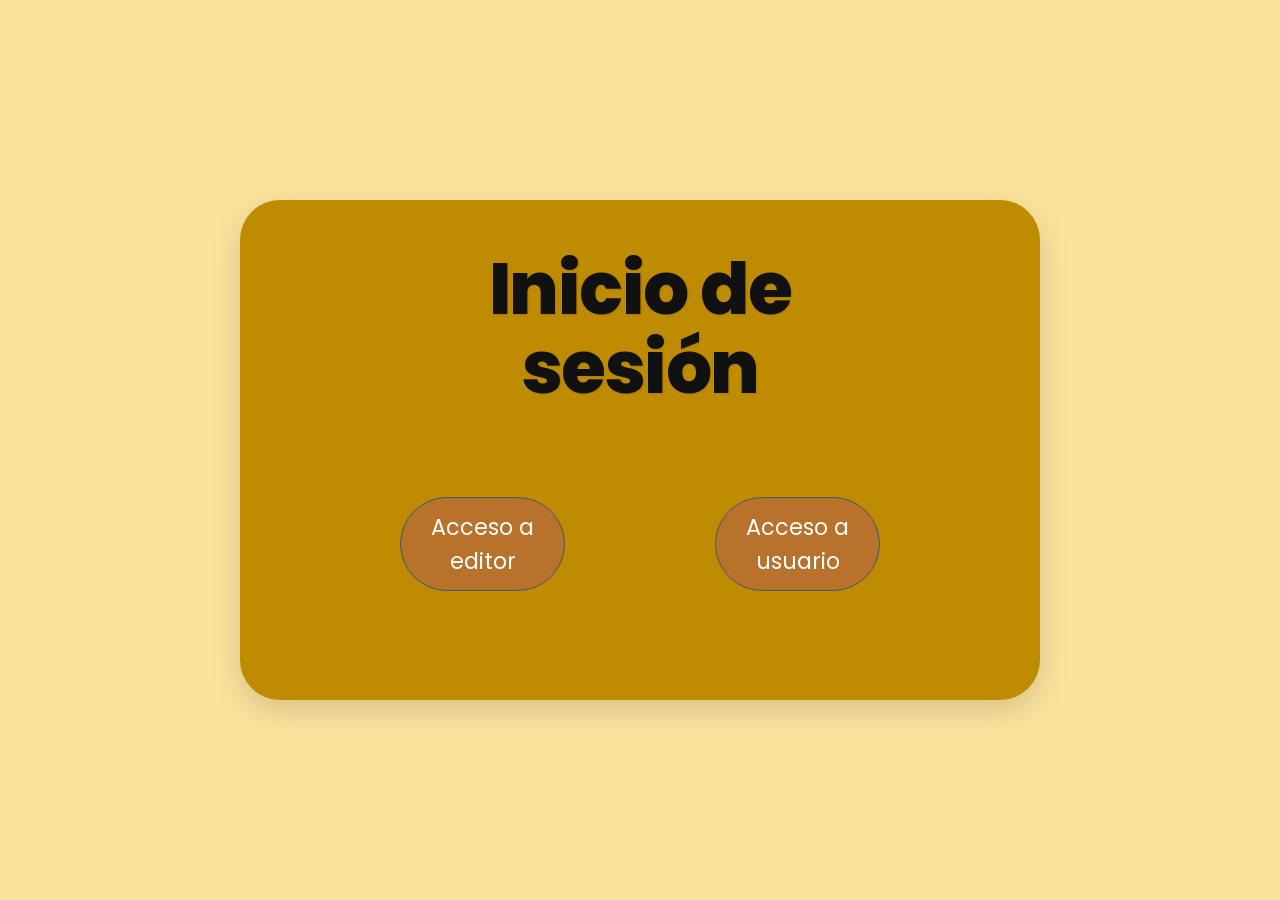
<file: index.html>
<!DOCTYPE html>
<html lang="es">
<head>
    <meta charset="UTF-8">
    <meta name="viewport" content="width=device-width, initial-scale=1.0">
    <title>Inicio de Sesión</title>
    
    <!-- Fuente Poppins -->
    <link rel="preconnect" href="https://fonts.googleapis.com">
    <link rel="preconnect" href="https://fonts.gstatic.com" crossorigin>
    <link href="https://fonts.googleapis.com/css2?family=Poppins:wght@400;600;800&display=swap" rel="stylesheet">
    
    <!-- Enlace a tu archivo CSS -->
    <link rel="stylesheet" href="cafe.css">
</head>
<body class="pagina-login">

    <!-- Tarjeta mostaza -->
    <div class="tarjeta-login">
        <!-- Título -->
        <h1 class="titulo">Inicio de<br>sesión</h1>
        
        <!-- Contenedor de los dos botones -->
        <div class="contenedor-botones">
            <a href="editor.html" class="boton-acceso">Acceso a<br>editor</a>
            <a href="mata-cafe-JIRL.html" class="boton-acceso">Acceso a<br>usuario</a>
        </div>
    </div>

</body>
</html>
</file>
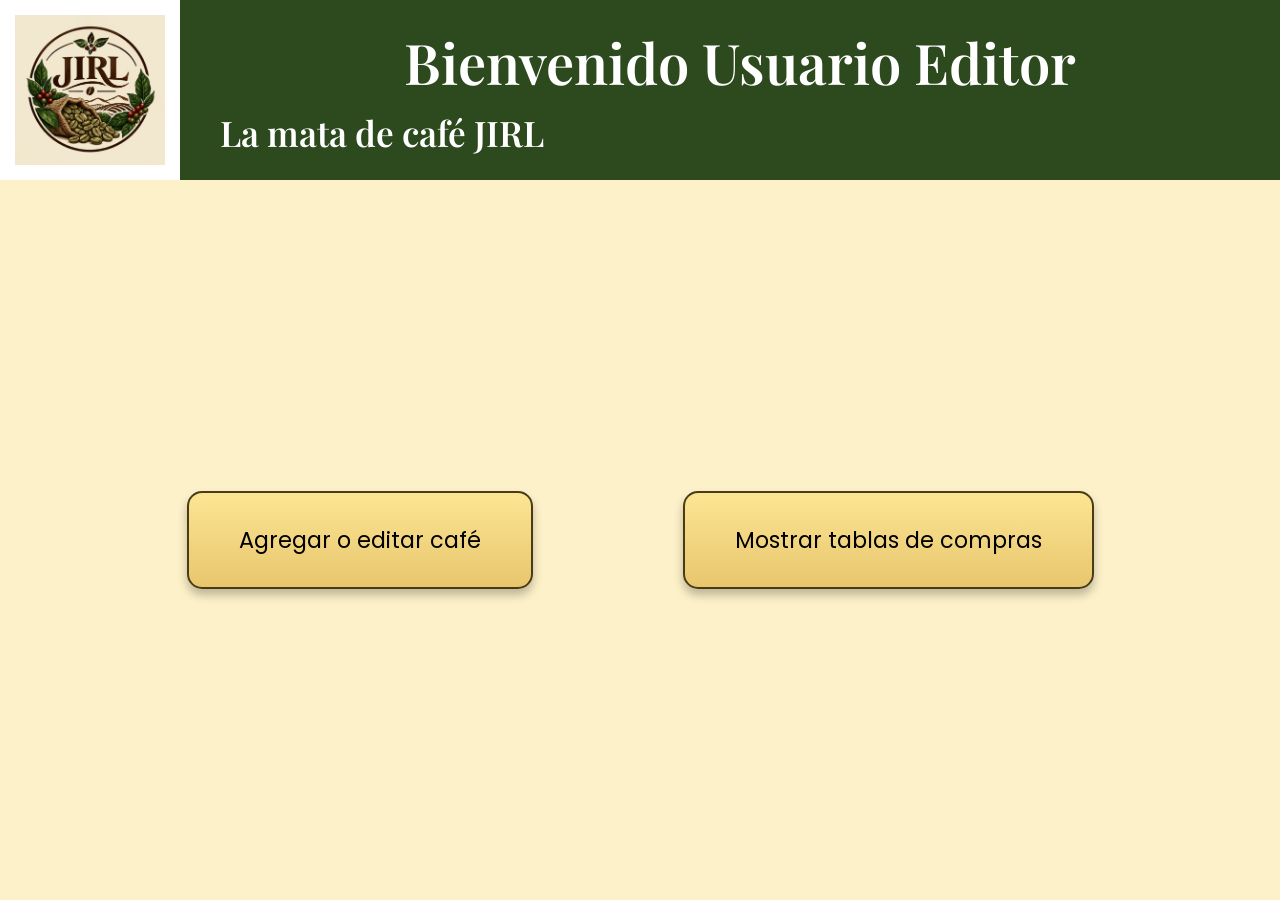
<file: Editor-decicion.html>
<!DOCTYPE html>
<html lang="es">
<head>
    <meta charset="UTF-8">
    <meta name="viewport" content="width=device-width, initial-scale=1.0">
    <title>Panel de Editor - JIRL</title>
    
    <!-- Fuentes (Poppins para botones, Playfair Display para el encabezado) -->
    <link rel="preconnect" href="https://fonts.googleapis.com">
    <link rel="preconnect" href="https://fonts.gstatic.com" crossorigin>
    <link href="https://fonts.googleapis.com/css2?family=Playfair+Display:wght@600&family=Poppins:wght@400;600&display=swap" rel="stylesheet">
    
    <!-- Enlace a tu CSS -->
    <link rel="stylesheet" href="cafe.css">
</head>
<!-- Nueva clase para el body -->
<body class="pagina-editor">

    <!-- Cabecera Verde -->
    <header class="header-editor">
        <!-- Logo a la izquierda -->
        <div class="logo-editor-contenedor">
            <!-- Cambia el src por el nombre real de tu logo -->
            <img src="logo-cafe.jpeg" alt="Logo JIRL" class="logo-editor">
        </div>

        <!-- Textos de la cabecera -->
        <div class="textos-editor">
            <h1>Bienvenido Usuario Editor</h1>
            <h2>La mata de café JIRL</h2>
        </div>
    </header>

    <!-- Contenedor de los Botones -->
    <main class="contenedor-botones-editor">
        
        <a href="editar-cafe.html" class="boton-editor">Agregar o editar café</a>
        <a href="tablas-compras.html" class="boton-editor">Mostrar tablas de compras</a>
        
    </main>

</body>
</html>
</file>
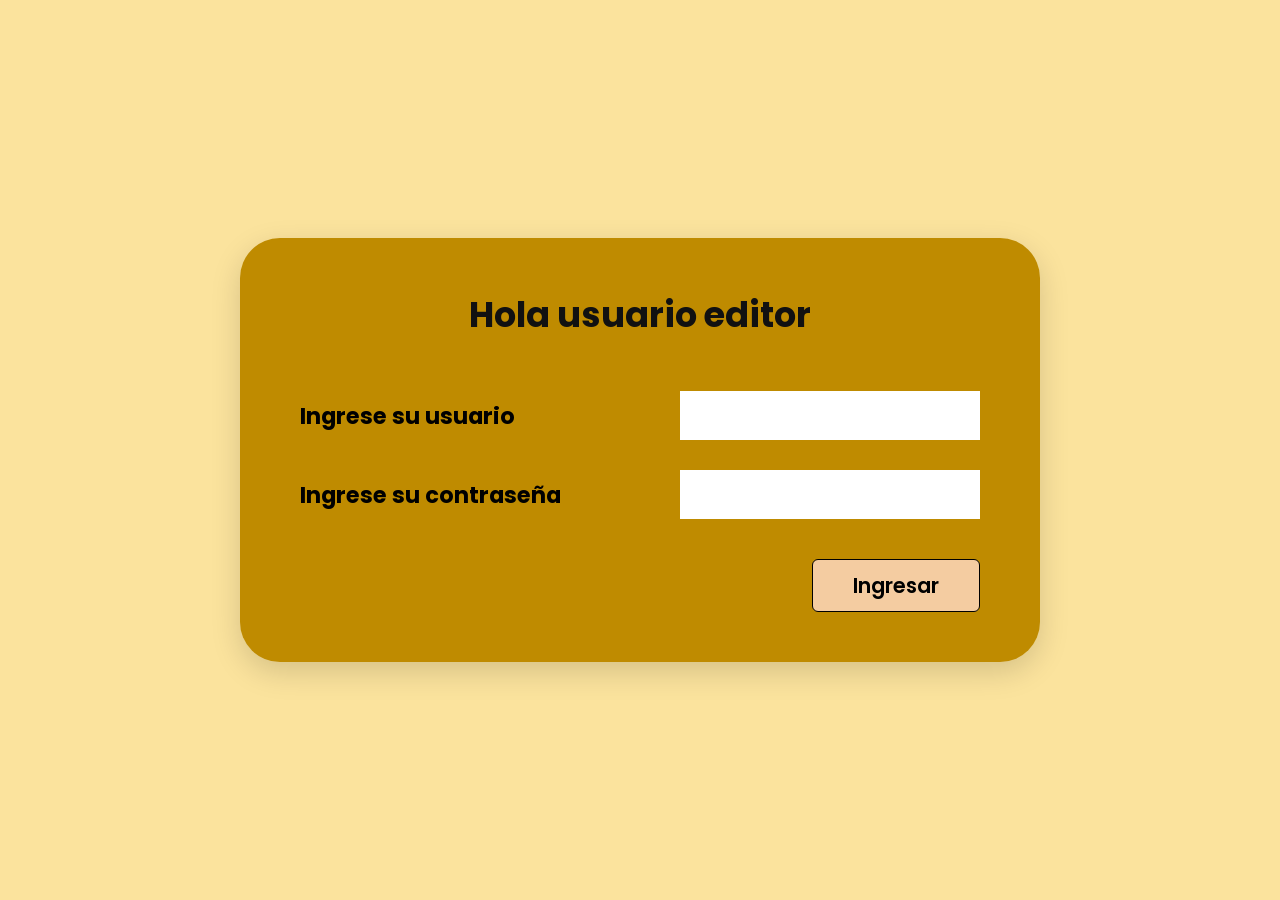
<file: editor.html>
<!DOCTYPE html>
<html lang="es">
<head>
    <meta charset="UTF-8">
    <meta name="viewport" content="width=device-width, initial-scale=1.0">
    <title>Inicio de Sesión - Editor</title>
    
    <link rel="preconnect" href="https://fonts.googleapis.com">
    <link rel="preconnect" href="https://fonts.gstatic.com" crossorigin>
    <link href="https://fonts.googleapis.com/css2?family=Poppins:wght@400;600;700&display=swap" rel="stylesheet">
    
    <link rel="stylesheet" href="cafe.css">
</head>
<body class="pagina-login">

    <div class="tarjeta-login tarjeta-editor">
        
        <h2 class="titulo-editor">Hola usuario editor</h2>
        
        <!-- Le pusimos id="formulario-login" para identificarlo -->
        <form class="formulario-editor" id="formulario-login">
            
            <div class="campo-fila">
                <label for="usuario">Ingrese su usuario</label>
                <!-- id="usuario" -->
                <input type="text" id="usuario" name="usuario" required>
            </div>
            
            <div class="campo-fila">
                <label for="contrasena">Ingrese su contraseña</label>
                <!-- id="contrasena" -->
                <input type="password" id="contrasena" name="contrasena" required>
            </div>
            
            <div class="contenedor-boton-ingresar">
                <!-- CORREGIDO: type="submit" -->
                <button type="submit" class="boton-ingresar">Ingresar</button>
            </div>
            
        </form>
    </div>

    <!-- AQUÍ ESTÁ LA MAGIA: Script para validar el usuario -->
    <script>
        document.getElementById('formulario-login').addEventListener('submit', function(evento) {
            // Esto evita que la página se recargue al presionar el botón
            evento.preventDefault(); 

            // Capturamos lo que el usuario escribió
            const user = document.getElementById('usuario').value;
            const pass = document.getElementById('contrasena').value;

            // Validamos las credenciales (puedes cambiarlas aquí)
            if (user === 'editor' && pass === '1234') {
                // CORREGIDO: Ahora manda a la página del panel del editor
                window.location.href = 'Editor-decicion.html'; 
            } else {
                // Si es incorrecto, mostramos una alerta
                alert('Usuario o contraseña incorrectos. ');
            }
        });
    </script>

</body>
</html>
</file>
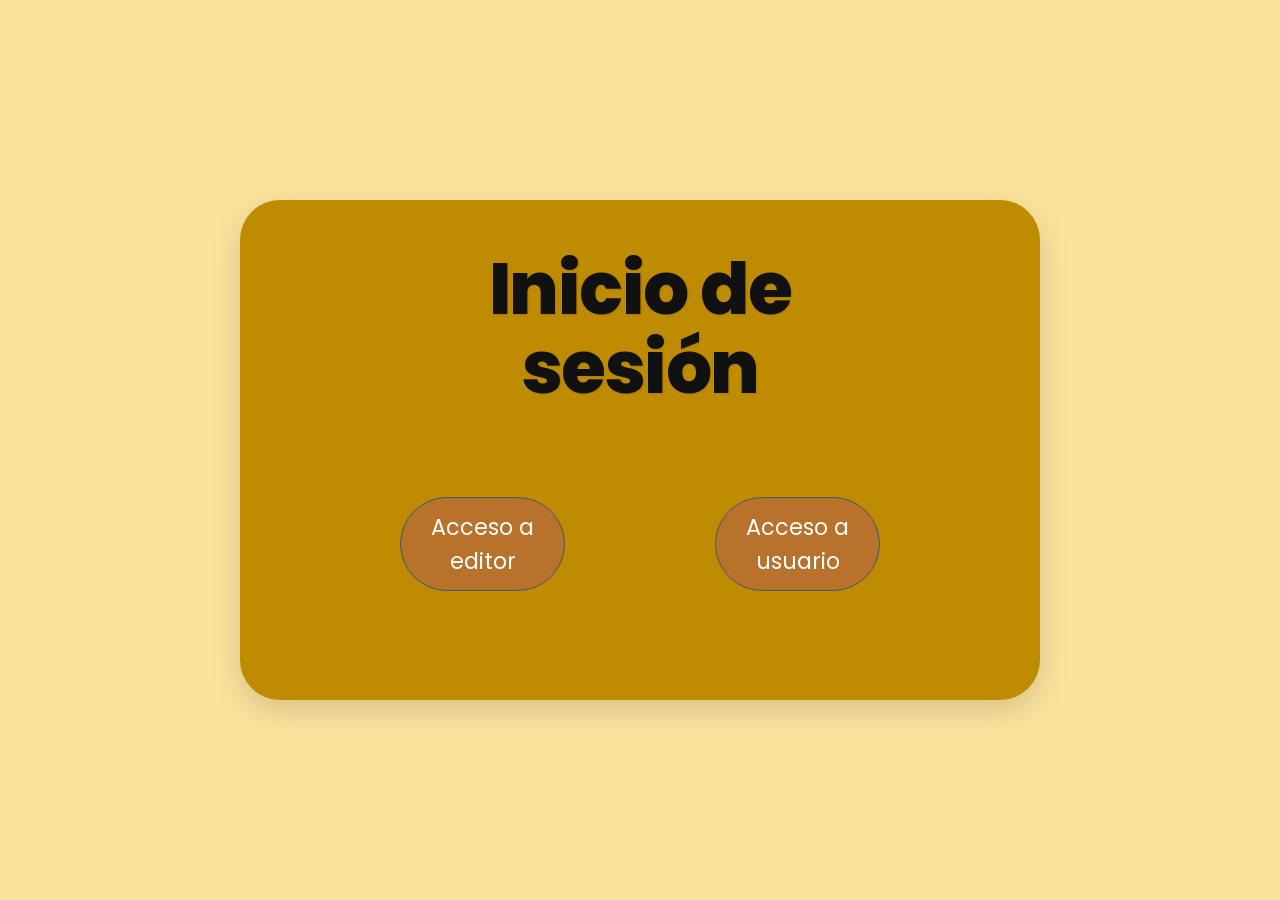
<file: inicio-sesion-matacafe.html>
<!DOCTYPE html>
<html lang="es">
<head>
    <meta charset="UTF-8">
    <meta name="viewport" content="width=device-width, initial-scale=1.0">
    <title>Inicio de Sesión</title>
    
    <!-- Fuente Poppins -->
    <link rel="preconnect" href="https://fonts.googleapis.com">
    <link rel="preconnect" href="https://fonts.gstatic.com" crossorigin>
    <link href="https://fonts.googleapis.com/css2?family=Poppins:wght@400;600;800&display=swap" rel="stylesheet">
    
    <!-- Enlace a tu archivo CSS -->
    <link rel="stylesheet" href="cafe.css">
</head>
<body class="pagina-login">

    <!-- Tarjeta mostaza -->
    <div class="tarjeta-login">
        <!-- Título -->
        <h1 class="titulo">Inicio de<br>sesión</h1>
        
        <!-- Contenedor de los dos botones -->
        <div class="contenedor-botones">
            <a href="editor.html" class="boton-acceso">Acceso a<br>editor</a>
            <a href="mata-cafe-JIRL.html" class="boton-acceso">Acceso a<br>usuario</a>
        </div>
    </div>

</body>
</html>
</file>
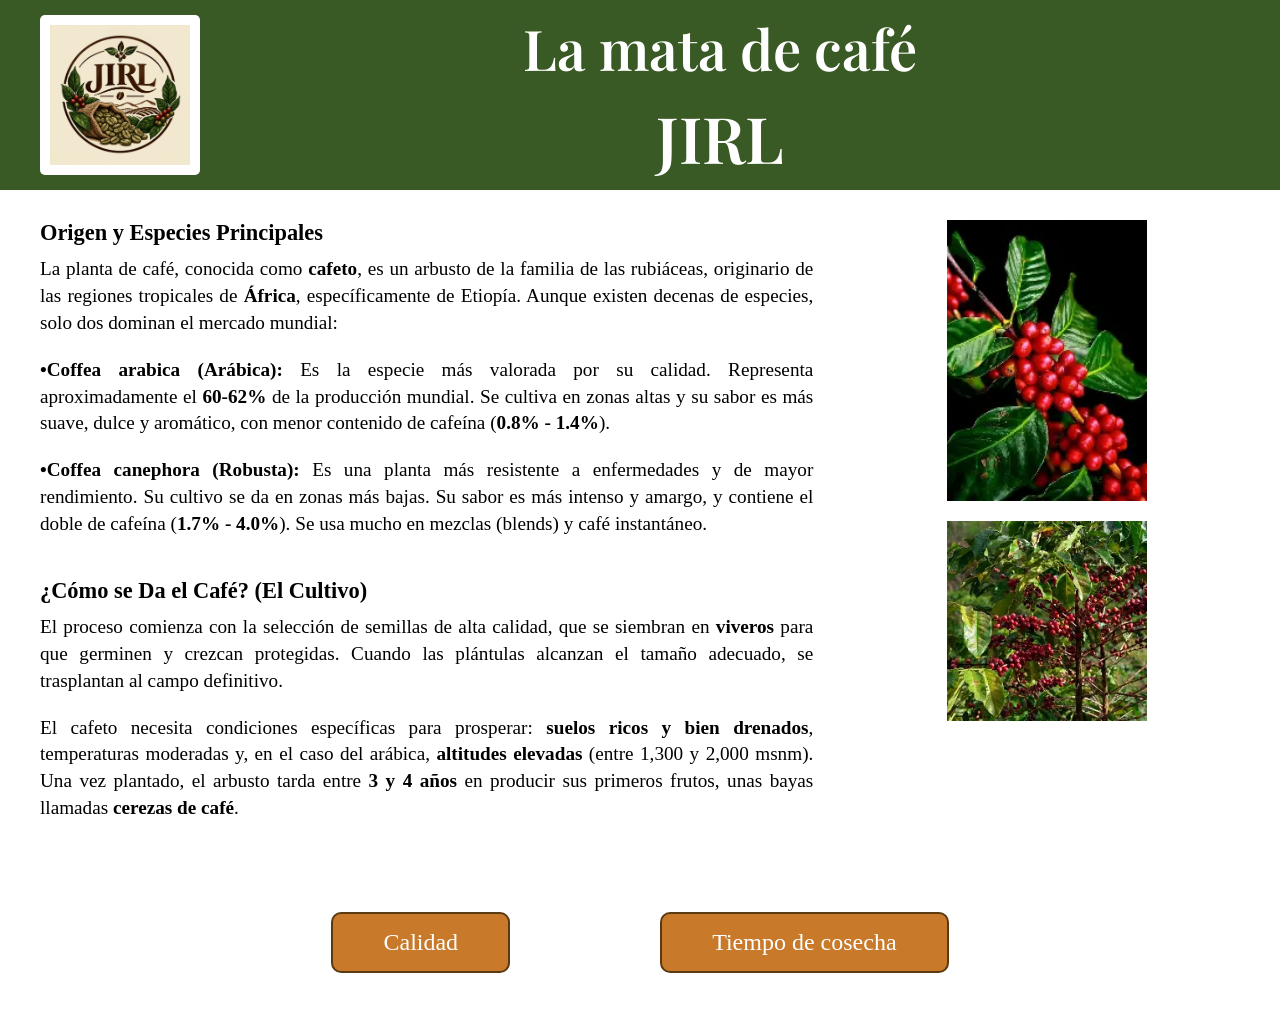
<file: mata-cafe-JIRL.html>
<!DOCTYPE html>
<html lang="es">
<head>
    <meta charset="UTF-8">
    <meta name="viewport" content="width=device-width, initial-scale=1.0">
    <title>La Mata de Café - JIRL</title>
    
    <!-- Importamos fuentes de Google: una elegante para el título y una limpia para el texto -->
    <link rel="preconnect" href="https://fonts.googleapis.com">
    <link rel="preconnect" href="https://fonts.gstatic.com" crossorigin>
    <link href="https://fonts.googleapis.com/css2?family=Playfair+Display:wght@600&family=Roboto:wght@400;700&display=swap" rel="stylesheet">
    
    <!-- Enlace a tu archivo CSS -->
    <link rel="stylesheet" href="cafe.css">
</head>
<body>

    <!-- CABECERA VERDE -->
    <header class="cabecera">
        <div class="logo-contenedor">
            <!-- REEMPLAZA ESTE SRC CON TU IMAGEN DEL LOGO JIRL -->
            <img src="logo-cafe.jpeg" alt="Logo JIRL" class="logo">
        </div>
        <div class="titulos-cabecera">
            <h1>La mata de café</h1>
            <h2>JIRL</h2>
        </div>
    </header>

    <!-- CONTENIDO PRINCIPAL -->
    <main class="contenedor-principal">
        
        <!-- Columna de Texto -->
        <article class="columna-texto">
            <h3>Origen y Especies Principales</h3>
            <p>La planta de café, conocida como <strong>cafeto</strong>, es un arbusto de la familia de las rubiáceas, originario de las regiones tropicales de <strong>África</strong>, específicamente de Etiopía. Aunque existen decenas de especies, solo dos dominan el mercado mundial:</p>
            
            <p><strong>•Coffea arabica (Arábica):</strong> Es la especie más valorada por su calidad. Representa aproximadamente el <strong>60-62%</strong> de la producción mundial. Se cultiva en zonas altas y su sabor es más suave, dulce y aromático, con menor contenido de cafeína (<strong>0.8% - 1.4%</strong>).</p>
            
            <p><strong>•Coffea canephora (Robusta):</strong> Es una planta más resistente a enfermedades y de mayor rendimiento. Su cultivo se da en zonas más bajas. Su sabor es más intenso y amargo, y contiene el doble de cafeína (<strong>1.7% - 4.0%</strong>). Se usa mucho en mezclas (blends) y café instantáneo.</p>

            <h3 class="espaciado-titulo">¿Cómo se Da el Café? (El Cultivo)</h3>
            <p>El proceso comienza con la selección de semillas de alta calidad, que se siembran en <strong>viveros</strong> para que germinen y crezcan protegidas. Cuando las plántulas alcanzan el tamaño adecuado, se trasplantan al campo definitivo.</p>
            <p>El cafeto necesita condiciones específicas para prosperar: <strong>suelos ricos y bien drenados</strong>, temperaturas moderadas y, en el caso del arábica, <strong>altitudes elevadas</strong> (entre 1,300 y 2,000 msnm). Una vez plantado, el arbusto tarda entre <strong>3 y 4 años</strong> en producir sus primeros frutos, unas bayas llamadas <strong>cerezas de café</strong>.</p>
        </article>

        <!-- Columna de Imágenes -->
        <aside class="columna-imagenes">
            <!-- REEMPLAZA ESTOS SRC CON TUS IMÁGENES -->
            <img src="cafe.webp" alt="Cerezas de café en la rama" class="img-cafe">
            <img src="mata-cafe.webp" alt="Arbusto de café con frutos rojos" class="img-cafe">
        </aside>

    </main>

    <!-- BOTONES INFERIORES -->
    <div class="contenedor-botones">
        <!-- Cambia el "#" por el enlace real si necesitas que lleven a otra parte -->
        <a href="calidad.html" class="boton-naranja">Calidad</a>
        <a href="tiempo-cosecha.html" class="boton-naranja">Tiempo de cosecha</a>
    </div>

</body>
</html>
</file>
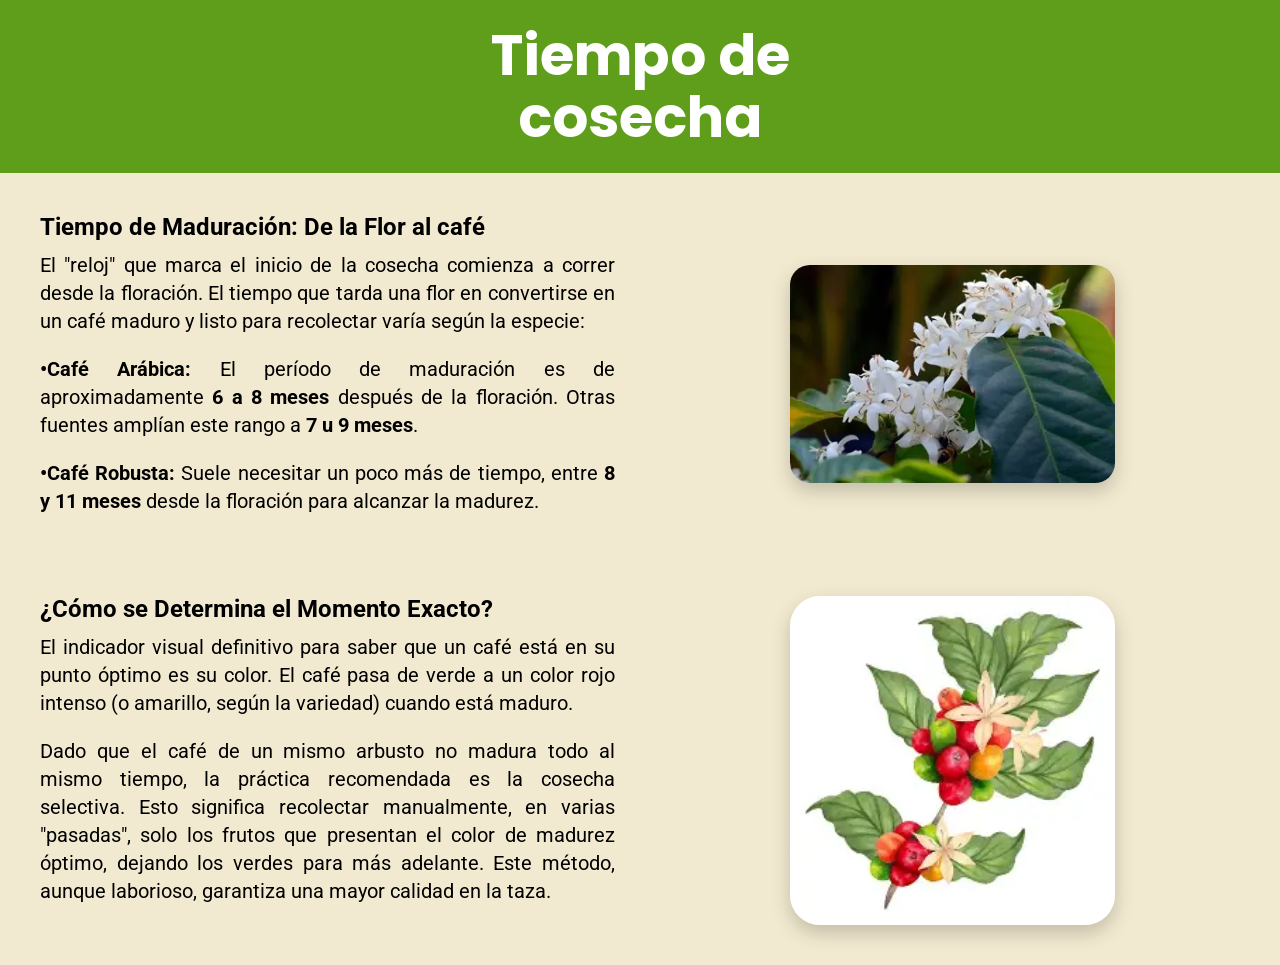
<file: tiempo-cosecha.html>
<!DOCTYPE html>
<html lang="es">
<head>
    <meta charset="UTF-8">
    <meta name="viewport" content="width=device-width, initial-scale=1.0">
    <title>Tiempo de Cosecha</title>
    
    <!-- Fuentes de Google: Poppins para el título grande y Roboto para el texto -->
    <link rel="preconnect" href="https://fonts.googleapis.com">
    <link rel="preconnect" href="https://fonts.gstatic.com" crossorigin>
    <link href="https://fonts.googleapis.com/css2?family=Poppins:wght@600;700&family=Roboto:wght@400;700&display=swap" rel="stylesheet">
    
    <!-- Enlace a tu CSS -->
    <link rel="stylesheet" href="cafe.css">
</head>
<!-- IMPORTANTE: Usamos la clase pagina-cosecha -->
<body class="pagina-cosecha">

    <!-- Cabecera Verde -->
    <header class="header-cosecha">
        <h1>Tiempo de<br>cosecha</h1>
    </header>

    <!-- Contenedor Principal -->
    <main class="contenedor-cosecha">
        
        <!-- SECCIÓN 1: Texto a la izquierda, Imagen a la derecha -->
        <section class="fila-cosecha">
            <div class="texto-cosecha">
                <h3>Tiempo de Maduración: De la Flor al café</h3>
                <p>El "reloj" que marca el inicio de la cosecha comienza a correr desde la floración. El tiempo que tarda una flor en convertirse en un café maduro y listo para recolectar varía según la especie:</p>
                
                <p><strong>•Café Arábica:</strong> El período de maduración es de aproximadamente <strong>6 a 8 meses</strong> después de la floración. Otras fuentes amplían este rango a <strong>7 u 9 meses</strong>.</p>
                
                <p><strong>•Café Robusta:</strong> Suele necesitar un poco más de tiempo, entre <strong>8 y 11 meses</strong> desde la floración para alcanzar la madurez.</p>
            </div>
            
            <div class="imagen-cosecha">
                <!-- Imagen de las flores de café -->
                <img src="flor.webp" alt="Flores de café blancas" class="img-cosecha">
            </div>
        </section>

        <!-- SECCIÓN 2: Imagen a la izquierda, Texto a la derecha (Usamos la clase reversa) -->
        <section class="fila-cosecha reversa">
            <div class="imagen-cosecha">
                <!-- Imagen de la planta con frutos rojos y verdes -->
                <img src="cafe-verde-rojo.webp" alt="Planta de café con frutos rojos y verdes" class="img-cosecha ilustracion">
            </div>

            <div class="texto-cosecha">
                <h3>¿Cómo se Determina el Momento Exacto?</h3>
                <p>El indicador visual definitivo para saber que un café está en su punto óptimo es su color. El café pasa de verde a un color rojo intenso (o amarillo, según la variedad) cuando está maduro.</p>
                <p>Dado que el café de un mismo arbusto no madura todo al mismo tiempo, la práctica recomendada es la cosecha selectiva. Esto significa recolectar manualmente, en varias "pasadas", solo los frutos que presentan el color de madurez óptimo, dejando los verdes para más adelante. Este método, aunque laborioso, garantiza una mayor calidad en la taza.</p>
            </div>
        </section>

    </main>

</body>
</html>
</file>
<file: cafe.css>
/* =========================================
   1. RESETEO BÁSICO
   ========================================= */
* {
    margin: 0;
    padding: 0;
    box-sizing: border-box;
    -webkit-font-smoothing: antialiased; /* Hace que las letras se vean más nítidas */
    -moz-osx-font-smoothing: grayscale;
}

/* =========================================
   2. PÁGINA DE INICIO DE SESIÓN (Centrado y Mejorado)
   ========================================= */
body.pagina-login {
    background-color: #fbe39d; /* Fondo crema */
    font-family: 'Poppins', sans-serif;
    
    /* ESTO ES LO QUE CENTRA TODO PERFECTAMENTE */
    display: flex;
    justify-content: center;
    align-items: center;
    min-height: 100vh; 
    width: 100vw;
}

.tarjeta-login {
    background-color: #bf8b00; /* Mostaza */
    width: 80%; 
    max-width: 800px; 
    height: 500px; 
    border-radius: 40px; /* Cuadro bien redondeado */
    
    display: flex;
    flex-direction: column;
    justify-content: center;
    align-items: center;
    gap: 50px; 
    
    /* Sombra sutil para que resalte del fondo */
    box-shadow: 0px 10px 30px rgba(0, 0, 0, 0.15);
}

.titulo {
    color: #111111; /* Un negro un poco más suave, no tan duro */
    font-size: 4.5rem; 
    font-weight: 800; /* Letra más gruesa y llamativa */
    text-align: center;
    line-height: 1.1; 
    letter-spacing: -1.5px; /* Junta un poquito las letras para que se vea moderno */
    text-shadow: 1px 1px 2px rgba(0,0,0,0.1); /* Sombra en la letra para darle relieve */
}

/* --- CONTENEDOR DE LOS DOS BOTONES --- */
.contenedor-botones-login {
    display: flex;
    justify-content: center;
    gap: 40px; /* Separación entre los dos botones */
    width: 100%;
    max-width: 600px;
    flex-wrap: wrap;
}

/* --- ESTILO DE LOS BOTONES --- */
.boton-acceso {
    background-color: #b8722c; /* Color cobre/marrón */
    color: #ffffff;
    text-decoration: none;
    font-family: 'Poppins', sans-serif;
    font-size: 1.4rem;
    font-weight: 400; /* Letra un poco más delgada como en la imagen */
    padding: 12px 30px; 
    border-radius: 50px; /* Botón tipo píldora */
    border: 1px solid #3b5d6a; /* Borde delgado azul/verdoso de la imagen */
    text-align: center;
    transition: all 0.2s ease;
    flex: 1; /* Hace que ambos botones midan lo mismo */
    max-width: 230px; /* Ancho máximo para que no se estiren demasiado */
}

.boton-acceso:hover {
    background-color: #d1863f;
    transform: scale(1.05); /* Un pequeño efecto al pasar el ratón */
}

.boton-acceso:active {
    transform: scale(0.98);
}

/* =========================================
   3. PÁGINA DEL CAFÉ (JIRL)
   ========================================= */
body.pagina-cafe {
    background-color: #fae6a1; /* <-- ESTE ES EL COLOR CAFÉ ACTUAL */
    font-family: 'Roboto', sans-serif; 
    color: #000000;
}

.cabecera {
    background-color: #3a5a25; 
    display: flex;
    align-items: center;
    padding: 10px 40px;
    position: relative;
}

.logo-contenedor {
    background-color: #ffffff;
    padding: 10px;
    border-radius: 5px;
    width: 160px;
}

.logo {
    width: 100%;
    display: block;
}

.titulos-cabecera {
    flex-grow: 1;
    text-align: center;
    color: #ffffff;
    font-family: 'Playfair Display', serif; 
}

.titulos-cabecera h1 {
    font-size: 3.5rem;
    font-weight: 600;
    margin-bottom: 10px;
}

.titulos-cabecera h2 {
    font-size: 4rem;
    font-weight: 600;
}

.contenedor-principal {
    display: flex;
    flex-wrap: wrap; 
    gap: 40px;
    max-width: 1400px;
    margin: 0 auto;
    padding: 30px 40px;
}

.columna-texto {
    flex: 2; 
    min-width: 300px;
}

.columna-texto h3 {
    font-size: 1.4rem;
    margin-bottom: 10px;
}

.columna-texto p {
    font-size: 1.2rem;
    line-height: 1.4;
    margin-bottom: 20px;
    text-align: justify; 
}

.espaciado-titulo {
    margin-top: 40px; 
}

.columna-imagenes {
    flex: 1; 
    min-width: 250px;
    display: flex;
    flex-direction: column;
    gap: 20px;
    align-items: center; 
}

.img-cafe {
    width: 100%;
    max-width: 200px; 
    height: auto;
    object-fit: cover;
}

.contenedor-botones {
    display: flex;
    justify-content: center;
    gap: 150px; 
    padding: 40px 20px 60px 20px;
}

.boton-naranja {
    background-color: #c87a2a; 
    color: #ffffff;
    text-decoration: none;
    font-size: 1.5rem;
    padding: 15px 50px;
    border-radius: 10px; 
    border: 2px solid #5a3a10; 
    text-align: center;
    transition: background-color 0.3s ease, transform 0.1s ease;
}

.boton-naranja:hover {
    background-color: #a8621d;
}

.boton-naranja:active {
    transform: scale(0.98);
}

/* =========================================
   4. DISEÑO ADAPTABLE (RESPONSIVE)
   ========================================= */
@media (max-width: 768px) {
    /* Login en celular */
    .tarjeta-login {
        width: 90%;
        height: 400px;
        gap: 30px;
        border-radius: 25px; 
    }
    .titulo {
        font-size: 3rem;
    }
    .boton-inicio {
        font-size: 1.3rem;
        padding: 12px 50px;
        box-shadow: 0px 4px 0px #2b2b2b;
    }

    /* Café en celular */
    .cabecera {
        flex-direction: column;
        padding: 20px;
        gap: 20px;
    }
    .logo-contenedor {
        width: 120px;
    }
    .titulos-cabecera h1 {
        font-size: 2.5rem;
    }
    .titulos-cabecera h2 {
        font-size: 3rem;
    }
    .contenedor-principal {
        padding: 20px;
        flex-direction: column-reverse; 
    }
    .columna-texto p {
        font-size: 1.1rem;
        text-align: left; 
    }
    .contenedor-botones {
        flex-direction: column; 
        gap: 20px;
        align-items: center;
        padding: 20px;
    }
    .boton-naranja {
        width: 80%;
        max-width: 300px;
        font-size: 1.3rem;
    }
}




/* =========================================
   5. PÁGINA DE CALIDAD DE CAFÉ
   ========================================= */
body.pagina-calidad {
    background-color: #f2ead0; /* Fondo amarillo pálido de la imagen */
    font-family: 'Roboto', sans-serif;
    display: flex;
    flex-direction: column;
    min-height: 100vh;
    margin: 0;
}

/* Cabecera Verde */
.header-calidad {
    background-color: #5e9e1b; /* Verde brillante */
    text-align: center;
    padding: 30px 20px;
}

.header-calidad h1 {
    color: #ffffff;
    font-size: 4rem;
    font-weight: 700;
    margin: 0;
}

/* Contenedor Principal */
.contenedor-calidad {
    display: flex;
    flex-direction: column;
    gap: 50px; /* Separación entre cada fila */
    padding: 60px 40px;
    max-width: 1200px;
    margin: 0 auto;
    width: 100%;
    flex-grow: 1;
}

/* Cada Fila */
.fila-calidad {
    display: flex;
    align-items: center;
    justify-content: space-between;
    gap: 20px;
}

/* Título de cada fila */
.titulo-calidad {
    font-size: 2.8rem;
    font-weight: 700;
    color: #000000;
    flex: 1; /* Ocupa el espacio de la izquierda */
    text-align: center;
}

/* Botón de Información */
.boton-info {
    background-color: #c87a2a; /* Color cobre */
    color: #ffffff;
    text-decoration: none;
    font-size: 1.4rem;
    padding: 12px 35px;
    border-radius: 8px; /* Bordes ligeramente redondeados */
    border: 2px solid #5a3a10;
    transition: background-color 0.3s ease, transform 0.1s ease;
    min-width: 180px; /* Para que todos los botones midan igual */
    text-align: center;
}

.boton-info:hover {
    background-color: #a8621d;
}

.boton-info:active {
    transform: scale(0.98);
}

/* Imágenes */
.img-calidad {
    width: 240px;
    height: 160px;
    object-fit: cover;
    border-radius: 20px; /* Bordes bien redondeados */
    box-shadow: 0 5px 15px rgba(0,0,0,0.2); /* Sombra suave */
}

/* Cuadro de Notas de abajo */
.nota-flotante {
    background-color: #ffffff;
    color: #333;
    border: 1px solid #ccc;
    padding: 5px 15px;
    border-radius: 5px;
    width: fit-content;
    margin: 0 auto 20px auto;
    font-size: 1rem;
}

/* --- Adaptación para Celulares --- */
@media (max-width: 768px) {
    .header-calidad h1 {
        font-size: 2.5rem;
    }

    .contenedor-calidad {
        padding: 30px 20px;
        gap: 30px;
    }

    /* En celular, apilamos el título, el botón y la imagen uno debajo del otro */
    .fila-calidad {
        flex-direction: column;
        text-align: center;
        gap: 15px;
        background-color: rgba(255, 255, 255, 0.4); /* Fondo sutil para diferenciar las filas */
        padding: 20px;
        border-radius: 15px;
    }

    .titulo-calidad {
        font-size: 2rem;
    }

    .img-calidad {
        width: 100%;
        max-width: 300px;
        height: auto;
    }
}



/* =========================================
   6. PÁGINA DE TIEMPO DE COSECHA
   ========================================= */
body.pagina-cosecha {
    background-color: #f2ead0; /* Mismo fondo amarillo pálido */
    font-family: 'Roboto', sans-serif;
    margin: 0;
    display: flex;
    flex-direction: column;
    min-height: 100vh;
}

/* Cabecera Verde */
.header-cosecha {
    background-color: #5e9e1b; /* Verde brillante */
    text-align: center;
    padding: 25px 20px;
}

.header-cosecha h1 {
    color: #ffffff;
    font-family: 'Poppins', sans-serif;
    font-size: 3.5rem;
    font-weight: 700;
    line-height: 1.1;
    margin: 0;
}

/* Contenedor Principal */
.contenedor-cosecha {
    display: flex;
    flex-direction: column;
    gap: 60px; /* Separación entre la sección 1 y 2 */
    max-width: 1300px;
    margin: 0 auto;
    padding: 40px;
    width: 100%;
}

/* Filas (Secciones) */
.fila-cosecha {
    display: flex;
    align-items: center;
    justify-content: space-between;
    gap: 50px; /* Separación entre el texto y la imagen */
}

/* ESTA ES LA MAGIA PARA LA SEGUNDA SECCIÓN */
/* Invierte el orden: la imagen se va a la izquierda y el texto a la derecha */
.fila-cosecha.reversa {
    flex-direction: row-reverse;
}

/* Columna de Texto */
.texto-cosecha {
    flex: 1; /* Ocupa el espacio disponible */
    min-width: 300px;
}

.texto-cosecha h3 {
    font-size: 1.5rem;
    font-weight: 700;
    margin-bottom: 10px;
    color: #000;
}

.texto-cosecha p {
    font-size: 1.25rem;
    line-height: 1.4;
    margin-bottom: 20px;
    text-align: justify;
}

/* Columna de Imagen */
.imagen-cosecha {
    flex: 1;
    display: flex;
    justify-content: center;
}

.img-cosecha {
    width: 100%;
    max-width: 325px; /* Tamaño máximo de las imágenes */
    height: auto;
    object-fit: cover;
    border-radius: 20px; /* Bordes redondeados */
    box-shadow: 0px 8px 20px rgba(0, 0, 0, 0.2); /* Sombra como en tu diseño */
}

/* Ajuste especial para la ilustración de abajo (por si tiene fondo blanco) */
.ilustracion {
    border-radius: 30px; 
}

/* --- Adaptación para Celulares --- */
@media (max-width: 900px) {
    .header-cosecha h1 {
        font-size: 2.5rem;
    }

    .contenedor-cosecha {
        padding: 20px;
        gap: 40px;
    }

    /* En celular, todas las filas se vuelven columna (Texto arriba, Imagen abajo) */
    .fila-cosecha,
    .fila-cosecha.reversa {
        flex-direction: column;
        gap: 30px;
    }

    .texto-cosecha p {
        font-size: 1.1rem;
        text-align: left; /* Quitamos la justificación en móviles */
    }

    .img-cosecha {
        max-width: 100%;
    }
}


/* =========================================
   NUEVA PÁGINA: LOGIN EDITOR
   ========================================= */

/* Ajustes a la tarjeta para que quepa el formulario */
.tarjeta-login.tarjeta-editor {
    height: auto;
    padding: 50px 60px;
    gap: 30px;
}

/* Título "Hola usuario editor" */
.titulo-editor {
    color: #111111;
    font-size: 2.2rem;
    font-weight: 700;
    text-align: center;
    margin-bottom: 20px;
}

/* Contenedor del formulario */
.formulario-editor {
    width: 100%;
    display: flex;
    flex-direction: column;
    gap: 30px; /* Separación entre las filas */
}

/* Filas del formulario (Label + Input) */
.campo-fila {
    display: flex;
    align-items: center;
    justify-content: space-between;
    gap: 20px;
}

/* Textos de las etiquetas (Ingrese su...) */
.campo-fila label {
    color: #000000;
    font-size: 1.4rem;
    font-weight: 700;
    flex: 1; /* Ocupa el espacio de la izquierda */
}

/* Cajas de texto (Inputs) */
.campo-fila input {
    flex: 1; /* Ocupa el espacio de la derecha */
    max-width: 300px; /* Ancho máximo para que no se estiren demasiado */
    padding: 10px 15px;
    font-size: 1.2rem;
    font-family: 'Poppins', sans-serif;
    border: none; /* Sin borde, como en la imagen */
    outline: none;
    background-color: #ffffff; /* Fondo blanco puro */
}

/* Contenedor del botón para mandarlo a la derecha */
.contenedor-boton-ingresar {
    display: flex;
    justify-content: flex-end; /* Alinea el botón a la derecha */
    width: 100%;
    margin-top: 10px;
}

/* Estilo del botón "Ingresar" */
.boton-ingresar {
    background-color: #f4cca1; /* Color durazno claro de la imagen */
    color: #000000;
    font-family: 'Poppins', sans-serif;
    font-size: 1.3rem;
    font-weight: 600;
    padding: 10px 40px;
    border: 1px solid #000000; /* Borde negro delgado */
    border-radius: 6px; /* Bordes ligeramente redondeados */
    cursor: pointer;
    transition: background-color 0.3s ease;
}

.boton-ingresar:hover {
    background-color: #e0b587; /* Un tono un poco más oscuro al pasar el ratón */
}

/* --- Adaptación para Celulares --- */
@media (max-width: 768px) {
    .tarjeta-login.tarjeta-editor {
        padding: 30px 20px;
    }

    .titulo-editor {
        font-size: 1.8rem;
    }

    /* En celular, la etiqueta queda arriba y el input abajo */
    .campo-fila {
        flex-direction: column;
        align-items: flex-start;
        gap: 10px;
    }

    .campo-fila label {
        font-size: 1.2rem;
    }

    .campo-fila input {
        width: 100%;
        max-width: 100%;
    }

    /* El botón se centra en celular */
    .contenedor-boton-ingresar {
        justify-content: center;
    }
    
    .boton-ingresar {
        width: 100%;
    }
}

/* =========================================
   7. PÁGINA PANEL DE EDITOR
   ========================================= */
body.pagina-editor {
    background-color: #fcf1c8; /* Fondo crema claro */
    font-family: 'Poppins', sans-serif;
    margin: 0;
    padding: 0;
    min-height: 100vh;
    display: flex;
    flex-direction: column;
}

/* Cabecera Verde Oscuro */
.header-editor {
    background-color: #2d4a1e; /* Verde oscuro de la imagen */
    display: flex;
    align-items: center;
    padding: 0 20px 0 0; /* Sin padding a la izquierda para que el logo pegue al borde */
    height: 180px; /* Altura fija para la cabecera */
}

/* Contenedor del Logo (Fondo blanco) */
.logo-editor-contenedor {
    background-color: #ffffff;
    height: 100%;
    width: 180px;
    display: flex;
    justify-content: center;
    align-items: center;
    padding: 10px;
}

.logo-editor {
    width: 100%;
    max-width: 150px;
    height: auto;
}

/* Textos dentro de la cabecera */
.textos-editor {
    flex-grow: 1;
    display: flex;
    flex-direction: column;
    justify-content: center;
    padding-left: 40px;
    color: #ffffff;
    font-family: 'Playfair Display', serif;
}

.textos-editor h1 {
    font-size: 3.5rem;
    font-weight: 600;
    margin: 0 0 10px 0;
    text-align: center; /* Centrado como en la imagen */
}

.textos-editor h2 {
    font-size: 2.2rem;
    font-weight: 600;
    margin: 0;
}

/* Contenedor principal de los botones */
.contenedor-botones-editor {
    display: flex;
    justify-content: center;
    align-items: center;
    gap: 150px; /* Separación grande entre los dos botones */
    flex-grow: 1; /* Ocupa el resto de la pantalla */
    padding: 40px;
}

/* Estilo de los Botones Grandes */
.boton-editor {
    background: linear-gradient(to bottom, #fce592, #e8c66e); /* Degradado amarillo */
    color: #000000;
    text-decoration: none;
    font-size: 1.4rem;
    font-family: 'Poppins', sans-serif;
    font-weight: 400;
    padding: 30px 50px;
    border-radius: 15px; /* Bordes redondeados */
    border: 2px solid #4a3b18; /* Borde marrón oscuro */
    box-shadow: 0px 6px 10px rgba(0, 0, 0, 0.25); /* Sombra */
    text-align: center;
    min-width: 300px;
    transition: all 0.2s ease;
}

.boton-editor:hover {
    background: linear-gradient(to bottom, #fdf0b4, #edcf81); /* Un poco más brillante al pasar el ratón */
    transform: translateY(-2px); /* Pequeño salto */
    box-shadow: 0px 8px 15px rgba(0, 0, 0, 0.3);
}

.boton-editor:active {
    transform: translateY(2px);
    box-shadow: 0px 2px 5px rgba(0, 0, 0, 0.2);
}

/* --- Adaptación para Celulares --- */
@media (max-width: 900px) {
    .header-editor {
        flex-direction: column;
        height: auto;
        padding: 20px;
        text-align: center;
    }

    .logo-editor-contenedor {
        width: 150px;
        height: 150px;
        border-radius: 10px;
        margin-bottom: 20px;
    }

    .textos-editor {
        padding-left: 0;
    }

    .textos-editor h1 {
        font-size: 2.2rem;
    }

    .textos-editor h2 {
        font-size: 1.6rem;
        text-align: center;
    }

    .contenedor-botones-editor {
        flex-direction: column;
        gap: 30px;
        padding: 40px 20px;
    }

    .boton-editor {
        width: 100%;
        max-width: 350px;
        font-size: 1.2rem;
        padding: 20px;
    }
}

/* =========================================
   ESTILOS EXTRA PARA EL EDITOR Y LISTAS
   ========================================= */

/* Alineación para el editor (icono + texto) */
.columna-nombre {
    display: flex;
    align-items: center;
    gap: 20px;
}

/* Botón de basura */
.boton-eliminar {
    background: none;
    border: none;
    cursor: pointer;
    color: #000;
    padding: 5px;
    transition: color 0.2s;
}

.boton-eliminar:hover {
    color: #d93025; /* Rojo al pasar el ratón */
}

/* Botón grande de agregar */
.boton-agregar {
    background-color: #8a4516; /* Marrón oscuro */
    color: #ffffff;
    border: none;
    padding: 15px 40px;
    font-size: 1.2rem;
    border-radius: 8px;
    cursor: pointer;
    font-family: 'Poppins', sans-serif;
    transition: background-color 0.3s;
}

.boton-agregar:hover {
    background-color: #6b340f;
}

/* Ajustes para cuando los botones de agregar están dentro de la lista (opcional) */
.fila-calidad .boton-agregar {
    width: 100%;
    margin-top: 10px;
}

/* =========================================
   FORMULARIO MODAL PARA AGREGAR CAFÉ
   ========================================= */
.modal {
    display: none; /* Oculto por defecto */
    position: fixed;
    top: 0; left: 0; width: 100%; height: 100%;
    background-color: rgba(0, 0, 0, 0.5); /* Fondo oscuro semitransparente */
    justify-content: center;
    align-items: center;
    z-index: 1000;
}

.modal-contenido {
    background-color: #fce49c; /* Fondo amarillo pálido */
    padding: 30px;
    border-radius: 15px;
    border: 2px solid #5a3a10;
    width: 90%;
    max-width: 400px;
    display: flex;
    flex-direction: column;
    gap: 15px;
    font-family: 'Poppins', sans-serif;
}

.modal-contenido h3 {
    text-align: center;
    margin-bottom: 10px;
    font-size: 1.5rem;
}

.modal-contenido label {
    font-weight: 600;
    font-size: 1rem;
}

.modal-contenido input {
    padding: 10px;
    border: 1px solid #5a3a10;
    border-radius: 5px;
    font-family: 'Poppins', sans-serif;
}

.modal-botones {
    display: flex;
    justify-content: space-between;
    gap: 10px;
    margin-top: 15px;
}

.boton-guardar, .boton-cancelar {
    flex: 1;
    padding: 10px;
    border: none;
    border-radius: 5px;
    font-family: 'Poppins', sans-serif;
    font-weight: 600;
    cursor: pointer;
}

.boton-guardar {
    background-color: #689f1b; /* Verde */
    color: white;
}

.boton-cancelar {
    background-color: #c87a2a; /* Cobre */
    color: white;
}

/* =========================================
   PÁGINA DE INFORMACIÓN DEL CAFÉ (DETALLE)
   ========================================= */
body.pagina-info-cafe {
    background-color: #fce49c; /* Fondo amarillo claro */
    font-family: 'Poppins', sans-serif;
    margin: 0;
    padding: 40px 20px;
    display: flex;
    justify-content: center;
}

#vista-info, #formulario-edicion {
    width: 100%;
    max-width: 900px;
}

/* Caja del Título (Dorada) */
.tarjeta-titulo-info {
    background-color: #e0a526; /* Dorado/Mostaza */
    border: 2px solid #5a3a10; /* Borde marrón oscuro */
    border-radius: 15px;
    padding: 15px 30px;
    text-align: center;
    width: fit-content;
    margin: 0 auto 40px auto;
    min-width: 300px;
}

.tarjeta-titulo-info h1 {
    font-family: 'Playfair Display', serif;
    font-size: 2.5rem;
    color: #000;
    margin: 0;
}

/* Contenido Superior (Texto izquierda, Imagen derecha) */
.contenido-superior {
    display: flex;
    justify-content: space-between;
    align-items: flex-start;
    gap: 40px;
    margin-bottom: 50px;
}

.texto-descripcion {
    flex: 1;
    font-size: 1.2rem;
    line-height: 1.5;
    color: #222;
    text-align: justify;
    margin: 0;
}

.imagen-derecha {
    width: 300px;
    height: 200px;
    object-fit: cover;
    border-radius: 20px;
    box-shadow: 0 4px 10px rgba(0,0,0,0.2);
}

/* Lista de Precios */
.lista-precios {
    display: flex;
    flex-direction: column;
    gap: 30px;
    margin-bottom: 50px;
}

.fila-precio {
    display: flex;
    align-items: center;
    justify-content: flex-start;
    gap: 50px;
    padding-left: 50px;
}

.fila-precio h3 {
    font-size: 2rem;
    font-weight: 700;
    color: #000;
    margin: 0;
    width: 250px;
}

.caja-precio {
    background-color: #c87a2a; /* Marrón cobre */
    color: #fff;
    padding: 8px 25px;
    border-radius: 8px;
    border: 2px solid #5a3a10;
    font-size: 1.2rem;
    font-weight: 600;
}

/* Botones de Acción (Editar / Volver) */
.contenedor-boton-editar {
    display: flex;
    justify-content: center;
    gap: 20px;
    margin-top: 30px;
}

.boton-editar, .boton-volver {
    background-color: #2d4a1e; /* Verde oscuro */
    color: white;
    text-decoration: none;
    padding: 12px 30px;
    border-radius: 8px;
    font-size: 1.1rem;
    font-weight: 600;
    border: none;
    cursor: pointer;
    font-family: 'Poppins', sans-serif;
    transition: background-color 0.3s;
}

.boton-volver {
    background-color: #c87a2a;
}

.boton-editar:hover { background-color: #1e3313; }
.boton-volver:hover { background-color: #a8621d; }

/* Formulario de Edición */
.formulario-oculto {
    display: none;
    background-color: #fff;
    padding: 40px;
    border-radius: 15px;
    box-shadow: 0 10px 25px rgba(0,0,0,0.2);
}

.formulario-oculto h2 {
    text-align: center;
    margin-top: 0;
    color: #2d4a1e;
}

.campo-edit {
    display: flex;
    flex-direction: column;
    margin-bottom: 20px;
}

.campo-edit label {
    font-weight: 600;
    margin-bottom: 5px;
}

.campo-edit input, .campo-edit textarea {
    padding: 10px;
    border: 1px solid #ccc;
    border-radius: 5px;
    font-family: 'Poppins', sans-serif;
    font-size: 1rem;
}

.botones-formulario {
    display: flex;
    gap: 20px;
    margin-top: 30px;
}

.boton-guardar {
    flex: 1;
    background-color: #689f1b;
    color: white;
    border: none;
    padding: 15px;
    font-size: 1.1rem;
    font-weight: 600;
    border-radius: 8px;
    cursor: pointer;
}

.boton-cancelar {
    flex: 1;
    background-color: #d93025;
    color: white;
    border: none;
    padding: 15px;
    font-size: 1.1rem;
    font-weight: 600;
    border-radius: 8px;
    cursor: pointer;
}

/* Responsive */
@media (max-width: 768px) {
    .contenido-superior {
        flex-direction: column;
        align-items: center;
    }
    
    .imagen-derecha {
        width: 100%;
        max-width: 300px;
    }

    .fila-precio {
        flex-direction: column;
        align-items: flex-start;
        gap: 10px;
        padding-left: 0;
    }
}

/* Contenedor del formulario de edición exclusivo */
.formulario-edicion-contenedor {
    background-color: #fce49c;
    padding: 40px;
    border-radius: 15px;
    border: 2px solid #5a3a10;
    max-width: 600px;
    margin: 50px auto;
    box-shadow: 0 10px 20px rgba(0,0,0,0.2);
}

.formulario-edicion-contenedor h2 {
    text-align: center;
    color: #2d4a1e;
    margin-top: 0;
    font-family: 'Poppins', sans-serif;
}
/* =========================================
   MODALES (VENTANAS EMERGENTES DEL EDITOR)
   ========================================= */
.modal {
    display: none; 
    position: fixed;
    top: 0; left: 0; width: 100%; height: 100%;
    background-color: rgba(0, 0, 0, 0.6); 
    justify-content: center;
    align-items: center;
    z-index: 1000;
    overflow-y: auto; /* Por si la pantalla es pequeña */
}

.modal-contenido {
    background-color: #fce49c; 
    padding: 30px;
    border-radius: 15px;
    border: 2px solid #5a3a10;
    width: 90%;
    max-width: 500px;
    display: flex;
    flex-direction: column;
    gap: 10px;
    font-family: 'Poppins', sans-serif;
}

.modal-contenido h3 {
    text-align: center;
    margin-bottom: 10px;
    font-size: 1.5rem;
    color: #2d4a1e;
}

.modal-contenido label {
    font-weight: 600;
    font-size: 1rem;
    margin-top: 5px;
}

.modal-contenido input, .modal-contenido textarea {
    padding: 10px;
    border: 1px solid #5a3a10;
    border-radius: 5px;
    font-family: 'Poppins', sans-serif;
}

.modal-botones {
    display: flex;
    justify-content: space-between;
    gap: 10px;
    margin-top: 20px;
}

.boton-guardar, .boton-cancelar {
    flex: 1;
    padding: 12px;
    border: none;
    border-radius: 5px;
    font-family: 'Poppins', sans-serif;
    font-weight: 600;
    cursor: pointer;
    font-size: 1rem;
}

.boton-guardar { background-color: #689f1b; color: white; }
.boton-cancelar { background-color: #c87a2a; color: white; }

/* =========================================
   PÁGINA DE INFORMACIÓN (PÚBLICA)
   ========================================= */
body.pagina-info-cafe {
    background-color: #fce49c; 
    font-family: 'Poppins', sans-serif;
    margin: 0;
    padding: 40px 20px;
    display: flex;
    justify-content: center;
}

#vista-info {
    width: 100%;
    max-width: 900px;
}

.tarjeta-titulo-info {
    background-color: #e0a526; 
    border: 2px solid #5a3a10; 
    border-radius: 15px;
    padding: 15px 30px;
    text-align: center;
    width: fit-content;
    margin: 0 auto 40px auto;
    min-width: 300px;
}

.tarjeta-titulo-info h1 {
    font-family: 'Playfair Display', serif;
    font-size: 2.5rem;
    color: #000;
    margin: 0;
}

.contenido-superior {
    display: flex;
    justify-content: space-between;
    align-items: flex-start;
    gap: 40px;
    margin-bottom: 50px;
}

.texto-descripcion {
    flex: 1;
    font-size: 1.2rem;
    line-height: 1.5;
    color: #222;
    text-align: justify;
    margin: 0;
}

.imagen-derecha {
    width: 300px;
    height: 200px;
    object-fit: cover;
    border-radius: 20px;
    box-shadow: 0 4px 10px rgba(0,0,0,0.2);
}

.lista-precios {
    display: flex;
    flex-direction: column;
    gap: 30px;
    margin-bottom: 50px;
}

.fila-precio {
    display: flex;
    align-items: center;
    justify-content: flex-start;
    gap: 50px;
    padding-left: 50px;
}

.fila-precio h3 {
    font-size: 2rem;
    font-weight: 700;
    color: #000;
    margin: 0;
    width: 250px;
}

.caja-precio {
    background-color: #c87a2a; 
    color: #fff;
    padding: 8px 25px;
    border-radius: 8px;
    border: 2px solid #5a3a10;
    font-size: 1.2rem;
    font-weight: 600;
}

.boton-volver {
    background-color: #c87a2a;
    color: white;
    text-decoration: none;
    padding: 12px 30px;
    border-radius: 8px;
    font-size: 1.1rem;
    font-weight: 600;
    font-family: 'Poppins', sans-serif;
    transition: background-color 0.3s;
}

.boton-volver:hover {
    background-color: #a8621d;
}

/* Adaptación para celulares */
@media (max-width: 768px) {
    .contenido-superior {
        flex-direction: column;
        align-items: center;
    }
    .imagen-derecha {
        width: 100%;
        max-width: 300px;
    }
    .fila-precio {
        flex-direction: column;
        align-items: flex-start;
        gap: 10px;
        padding-left: 0;
    }
}

/* =========================================
   PÁGINA DE TABLAS DE VENTAS
   ========================================= */
.contenedor-tabla-ventas {
    display: flex;
    flex-direction: column;
    align-items: center;
    padding: 50px 20px;
}

/* La tabla en sí */
.tabla-compras {
    border-collapse: collapse;
    width: 90%;
    max-width: 900px;
    margin-bottom: 50px;
    box-shadow: 0 4px 10px rgba(0,0,0,0.1); /* Sombra sutil */
}

/* Encabezados (Naranja) */
.tabla-compras th {
    background-color: #e57c23; /* Naranja */
    color: #ffffff;
    font-family: 'Poppins', sans-serif;
    font-weight: 700;
    text-align: left;
    padding: 15px;
    border: 1px solid #000000;
    font-size: 1.1rem;
    line-height: 1.2;
}

/* Celdas (Durazno pálido) */
.tabla-compras td {
    background-color: #f9e4dd; /* Color durazno de la imagen */
    border: 1px solid #000000;
    padding: 15px;
    font-family: 'Poppins', sans-serif;
    font-size: 1.1rem;
    height: 25px; /* Altura mínima para las filas vacías */
}

/* Botones debajo de la tabla */
.botones-tabla {
    display: flex;
    gap: 100px; /* Separación entre los botones */
    justify-content: center;
    width: 100%;
}

/* Estilo de los botones naranjas de la tabla */
.boton-naranja-tabla {
    background: linear-gradient(to bottom, #f17e1c, #d86000); /* Degradado naranja */
    color: #ffffff;
    font-family: 'Poppins', sans-serif;
    font-size: 1.3rem;
    font-weight: 400;
    padding: 12px 50px;
    border-radius: 10px;
    border: 2px solid #4a3b18;
    cursor: pointer;
    transition: all 0.2s ease;
    box-shadow: 0 4px 6px rgba(0,0,0,0.2);
    text-align: center;
}

.boton-naranja-tabla:hover {
    background: linear-gradient(to bottom, #ff8c2e, #e86b00);
    transform: translateY(-2px);
}

.boton-naranja-tabla:active {
    transform: translateY(2px);
    box-shadow: 0 1px 3px rgba(0,0,0,0.2);
}

/* Estilos para el modal de lista de edición */
.lista-editar {
    display: flex;
    flex-direction: column;
    gap: 10px;
    max-height: 200px;
    overflow-y: auto;
}

.item-lista-editar {
    display: flex;
    justify-content: space-between;
    align-items: center;
    background: #fff;
    padding: 10px;
    border: 1px solid #ccc;
    border-radius: 5px;
}

.btn-mini {
    border: none;
    background: none;
    cursor: pointer;
    font-size: 1.2rem;
    padding: 5px;
}
.btn-mini:hover { opacity: 0.7; }
</file>
